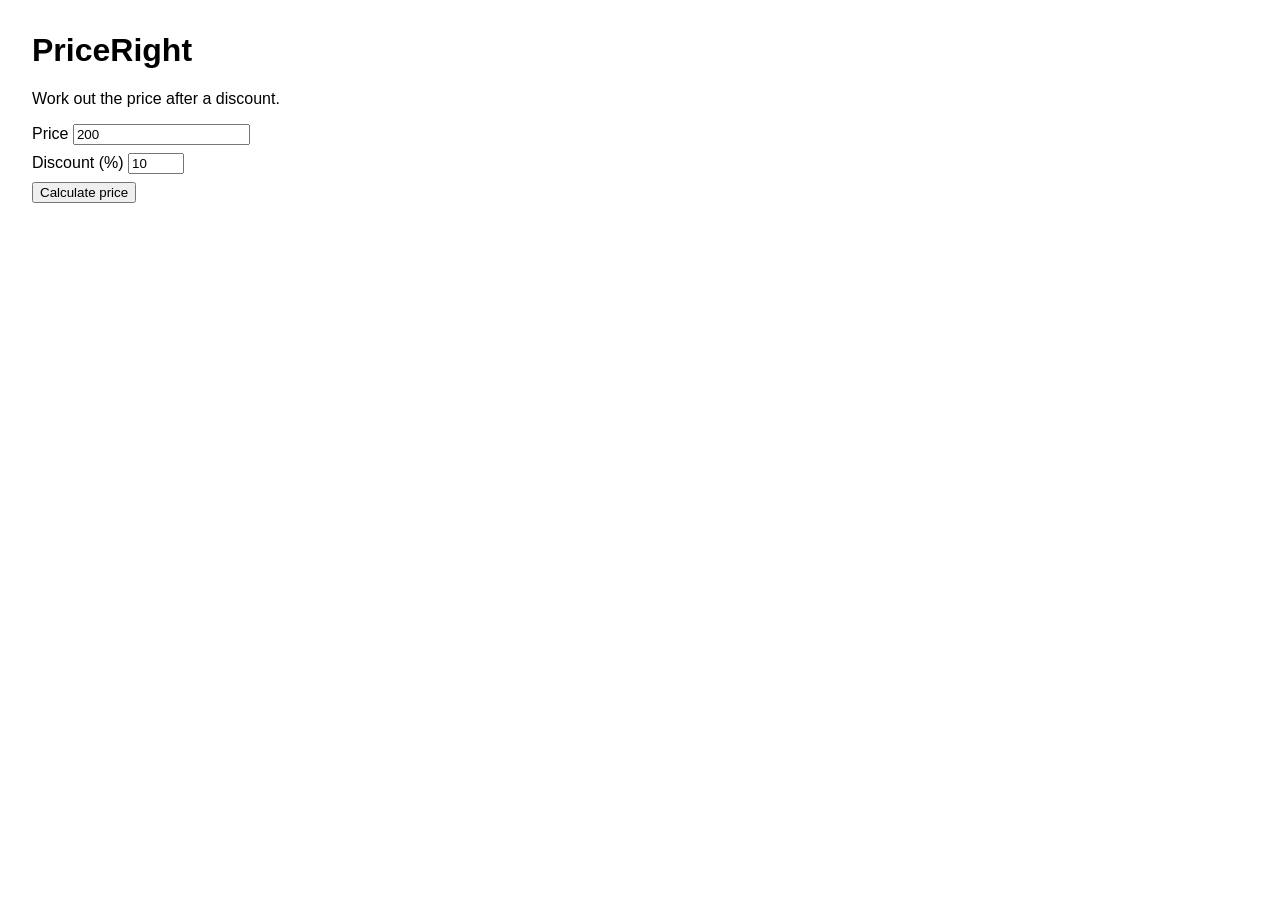
<file: presentation/stage_app/frontend/index.html>
<!doctype html>
<html lang="en">
<head>
  <meta charset="utf-8">
  <title>PriceRight</title>
  <link rel="stylesheet" href="style.css">
</head>
<body>
  <h1>PriceRight</h1>
  <p>Work out the price after a discount.</p>
  <label>Price <input id="price" type="number" value="200" min="0" step="0.01"></label>
  <label>Discount (%) <input id="discount" type="number" value="10" min="0" max="100" step="1"></label>
  <button id="quote">Calculate price</button>
  <p id="error" role="alert"></p>
  <p id="result"></p>
  <script src="app.js"></script>
</body>
</html>
</file>
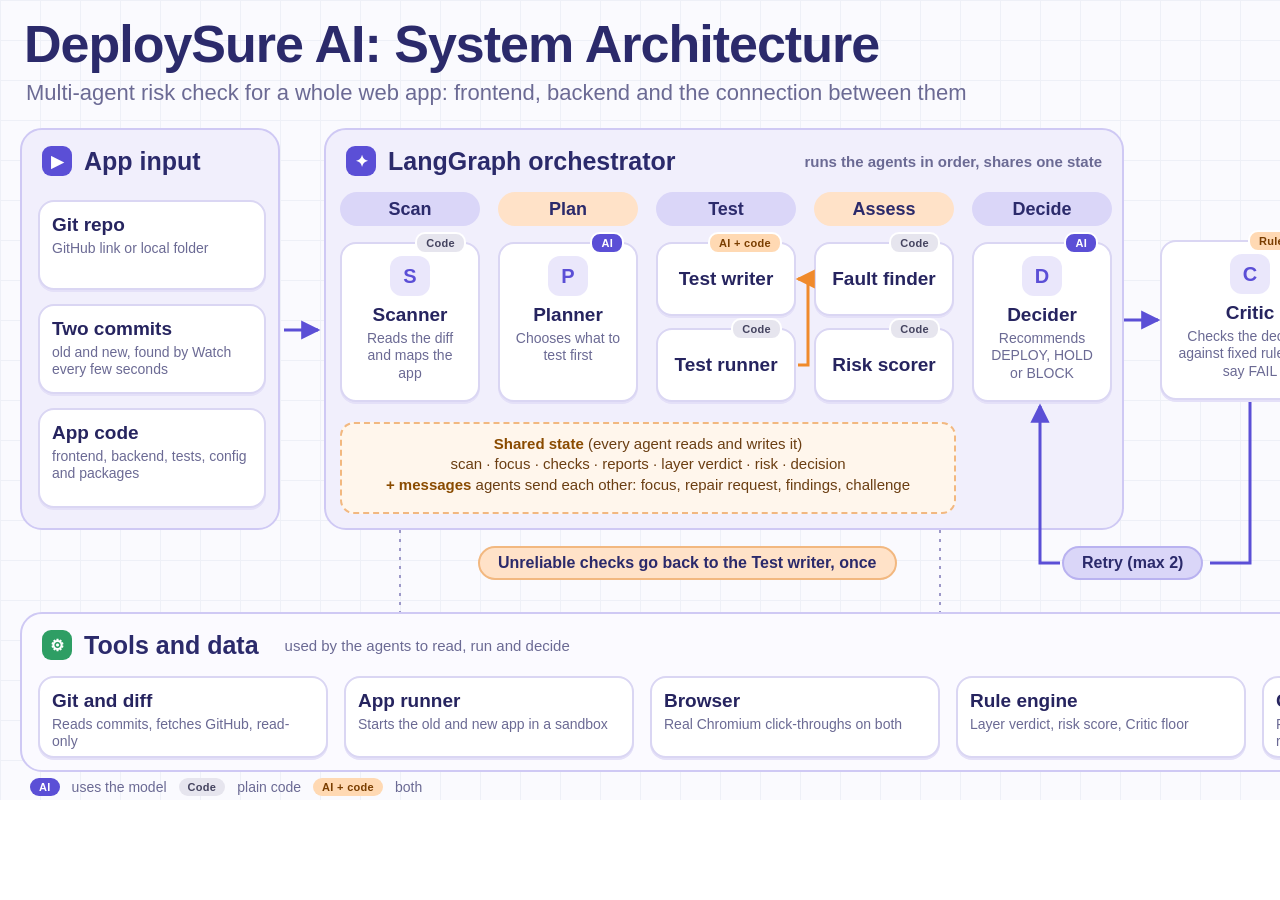
<file: deploysure/docs/architecture/deploysure_architecture.html>
<!doctype html>
<html lang="en">
<head>
<meta charset="utf-8">
<title>DeploySure AI: System Architecture</title>
<style>
  * { box-sizing: border-box; margin: 0; padding: 0; }
  body { background: #fff; font-family: "Segoe UI", Arial, sans-serif; color: #1E1B4B; }
  #board { position: relative; width: 1600px; height: 800px; background:
    linear-gradient(#EEF0F7 1px, transparent 1px) 0 0 / 40px 40px, linear-gradient(90deg, #EEF0F7 1px, transparent 1px) 0 0 / 40px 40px, #FAFAFE; overflow: hidden; }
  h1 { position: absolute; left: 24px; top: 14px; font-size: 52px; font-weight: 800; color: #2B2A6B; letter-spacing: -1px; }
  .sub { position: absolute; left: 26px; top: 80px; font-size: 22px; color: #6B6A94; }
  .panel { position: absolute; background: #F1EFFC; border: 2px solid #CFC9F4; border-radius: 22px; }
  .panel > .ptitle { display: flex; align-items: center; gap: 12px; padding: 16px 20px 6px; font-size: 25px; font-weight: 800; color: #2B2A6B; }
  .dot { width: 30px; height: 30px; border-radius: 9px; background: #5B4FD6; color: #fff; display: grid; place-items: center; font-size: 16px; font-weight: 800; }
  .card { position: absolute; background: #fff; border: 2px solid #DAD6F3; border-radius: 16px; padding: 12px; box-shadow: 0 2px 0 #E4E0F8; }
  .card b { display: block; font-size: 19px; color: #26245F; font-weight: 800; line-height: 1.15; }
  .card span.d { display: block; margin-top: 4px; font-size: 14px; color: #6B6A94; line-height: 1.25; }
  .tag { position: absolute; top: -12px; right: 12px; font-size: 11px; font-weight: 800; padding: 3px 9px; border-radius: 10px; letter-spacing: .3px; border: 2px solid #fff; }
  .ai { background: #5B4FD6; color: #fff; } .code { background: #E6E5EE; color: #44435F; } .mix { background: #FFD9B3; color: #7A3E00; }
  .pill { position: absolute; height: 34px; border-radius: 17px; background: #DAD6F8; color: #2B2A6B; font-weight: 800; font-size: 18px; display: grid; place-items: center; }
  .pill.o { background: #FFE2C8; }
  .badge { width: 40px; height: 40px; border-radius: 12px; background: #EAE7FB; color: #5B4FD6; display: grid; place-items: center; font-size: 20px; font-weight: 800; margin: 0 auto 8px; }
  .agent { text-align: center; }
  .small { display: flex; align-items: center; justify-content: center; }
  .state { position: absolute; background: #FFF6EC; border: 2px dashed #F2B880; border-radius: 14px; padding: 10px 16px; font-size: 15px; color: #6B3E12; text-align: center; line-height: 1.35; }
  .state b { color: #8A4B00; }
  .dec { display: flex; align-items: center; gap: 14px; }
  .dec i { width: 40px; height: 40px; border-radius: 50%; display: grid; place-items: center; font-style: normal; font-weight: 800; font-size: 22px; color: #fff; flex: none; }
  .loop { position: absolute; background: #DAD6F8; color: #2B2A6B; font-weight: 800; font-size: 16px; padding: 6px 18px; border-radius: 18px; border: 2px solid #B9B2F0; white-space: nowrap; }
  .legend { position: absolute; font-size: 14px; color: #6B6A94; display: flex; gap: 12px; align-items: center; }
  .legend .tag { position: static; border: 0; }
  svg.lines { position: absolute; left: 0; top: 0; pointer-events: none; }
</style>
</head>
<body>
<div id="board">
  <h1>DeploySure AI: System Architecture</h1>
  <div class="sub">Multi-agent risk check for a whole web app: frontend, backend and the connection between them</div>

  <div class="panel" style="left:20px; top:128px; width:260px; height:402px;">
    <div class="ptitle"><span class="dot">&#9654;</span>App input</div>
    <div class="card" style="left:16px; top:70px; width:228px; height:90px;"><b>Git repo</b><span class="d">GitHub link or local folder</span></div>
    <div class="card" style="left:16px; top:174px; width:228px; height:90px;"><b>Two commits</b><span class="d">old and new, found by Watch every few seconds</span></div>
    <div class="card" style="left:16px; top:278px; width:228px; height:100px;"><b>App code</b><span class="d">frontend, backend, tests, config and packages</span></div>
  </div>

  <div class="panel" style="left:324px; top:128px; width:800px; height:402px;">
    <div class="ptitle"><span class="dot">&#10022;</span>LangGraph orchestrator
      <span style="margin-left:auto; font-size:15px; font-weight:600; color:#6B6A94;">runs the agents in order, shares one state</span></div>

    <div class="pill" style="left:14px; top:62px; width:140px;">Scan</div>
    <div class="pill o" style="left:172px; top:62px; width:140px;">Plan</div>
    <div class="pill" style="left:330px; top:62px; width:140px;">Test</div>
    <div class="pill o" style="left:488px; top:62px; width:140px;">Assess</div>
    <div class="pill" style="left:646px; top:62px; width:140px;">Decide</div>

    <div class="card agent" style="left:14px; top:112px; width:140px; height:160px;"><span class="tag code">Code</span><div class="badge">S</div><b>Scanner</b><span class="d">Reads the diff and maps the app</span></div>
    <div class="card agent" style="left:172px; top:112px; width:140px; height:160px;"><span class="tag ai">AI</span><div class="badge">P</div><b>Planner</b><span class="d">Chooses what to test first</span></div>
    <div class="card agent small" style="left:330px; top:112px; width:140px; height:74px;"><span class="tag mix">AI + code</span><b>Test writer</b></div>
    <div class="card agent small" style="left:330px; top:198px; width:140px; height:74px;"><span class="tag code">Code</span><b>Test runner</b></div>
    <div class="card agent small" style="left:488px; top:112px; width:140px; height:74px;"><span class="tag code">Code</span><b>Fault finder</b></div>
    <div class="card agent small" style="left:488px; top:198px; width:140px; height:74px;"><span class="tag code">Code</span><b>Risk scorer</b></div>
    <div class="card agent" style="left:646px; top:112px; width:140px; height:160px;"><span class="tag ai">AI</span><div class="badge">D</div><b>Decider</b><span class="d">Recommends DEPLOY, HOLD or BLOCK</span></div>

    <div class="state" style="left:14px; top:292px; width:616px; height:92px;"><b>Shared state</b> (every agent reads and writes it)<br>scan &middot; focus &middot; checks &middot; reports &middot; layer verdict &middot; risk &middot; decision<br><b>+ messages</b> agents send each other: focus, repair request, findings, challenge</div>
  </div>

  <div class="card agent" style="left:1160px; top:240px; width:180px; height:160px;"><span class="tag mix">Rules + AI</span><div class="badge">C</div><b>Critic</b><span class="d">Checks the decision against fixed rules, can say FAIL</span></div>

  <div class="panel" style="left:1370px; top:128px; width:210px; height:402px;">
    <div class="ptitle"><span class="dot" style="background:#F08A2B">&#9873;</span>Verdict</div>
    <div class="card dec" style="left:14px; top:66px; width:182px; height:62px;"><i style="background:#2E9E64">&#10003;</i><div><b style="font-size:18px">DEPLOY</b><span class="d" style="margin:0;font-size:13px">safe to ship</span></div></div>
    <div class="card dec" style="left:14px; top:138px; width:182px; height:62px;"><i style="background:#E0A21B">II</i><div><b style="font-size:18px">HOLD</b><span class="d" style="margin:0;font-size:13px">needs review</span></div></div>
    <div class="card dec" style="left:14px; top:210px; width:182px; height:62px;"><i style="background:#D64545">&#10005;</i><div><b style="font-size:18px">BLOCK</b><span class="d" style="margin:0;font-size:13px">do not ship</span></div></div>
    <div class="card" style="left:14px; top:286px; width:182px; height:100px;"><b style="font-size:16px">Layer at fault</b><span class="d">Frontend, Backend, Connection or Environment</span></div>
  </div>

  <div class="loop" style="left:1062px; top:546px;">Retry (max 2)</div>
  <div class="loop" style="left:478px; top:546px; background:#FFE2C8; border-color:#F2B880;">Unreliable checks go back to the Test writer, once</div>

  <div class="panel" style="left:20px; top:612px; width:1560px; height:160px; background:#FBFAFF;">
    <div class="ptitle" style="padding-bottom:0;"><span class="dot" style="background:#2E9E64">&#9881;</span>Tools and data
      <span style="margin-left:14px; font-size:15px; font-weight:500; color:#6B6A94;">used by the agents to read, run and decide</span></div>
    <div class="card" style="left:16px; top:62px; width:290px; height:82px;"><b>Git and diff</b><span class="d">Reads commits, fetches GitHub, read-only</span></div>
    <div class="card" style="left:322px; top:62px; width:290px; height:82px;"><b>App runner</b><span class="d">Starts the old and new app in a sandbox</span></div>
    <div class="card" style="left:628px; top:62px; width:290px; height:82px;"><b>Browser</b><span class="d">Real Chromium click-throughs on both</span></div>
    <div class="card" style="left:934px; top:62px; width:290px; height:82px;"><b>Rule engine</b><span class="d">Layer verdict, risk score, Critic floor</span></div>
    <div class="card" style="left:1240px; top:62px; width:304px; height:82px;"><b>Groq AI</b><span class="d">Plan, checks and wording. Never below the rules</span></div>
  </div>

  <div class="legend" style="left:30px; top:778px;"><span class="tag ai">AI</span> uses the model <span class="tag code">Code</span> plain code <span class="tag mix">AI + code</span> both</div>

  <svg class="lines" width="1600" height="800" viewBox="0 0 1600 800">
    <defs>
      <marker id="a" viewBox="0 0 10 10" refX="8" refY="5" markerWidth="8" markerHeight="8" orient="auto-start-reverse"><path d="M1 1L9 5L1 9z" fill="#5B4FD6"/></marker>
      <marker id="o" viewBox="0 0 10 10" refX="8" refY="5" markerWidth="8" markerHeight="8" orient="auto-start-reverse"><path d="M1 1L9 5L1 9z" fill="#F08A2B"/></marker>
    </defs>
    <g stroke="#5B4FD6" stroke-width="3" fill="none">
      <line x1="284" y1="330" x2="318" y2="330" marker-end="url(#a)"/>
      <line x1="1124" y1="320" x2="1158" y2="320" marker-end="url(#a)"/>
      <line x1="1342" y1="320" x2="1368" y2="320" marker-end="url(#a)"/>
      <path d="M1250 402 L1250 563 L1210 563"/>
      <path d="M1060 563 L1040 563 L1040 406" marker-end="url(#a)"/>
    </g>
    <g stroke="#F08A2B" stroke-width="3" fill="none">
      <path d="M798 365 L808 365 L808 279 L798 279" marker-end="url(#o)"/>
    </g>
    <g stroke="#9C98C8" stroke-width="2" stroke-dasharray="3 6" fill="none">
      <line x1="400" y1="530" x2="400" y2="612"/><line x1="940" y1="530" x2="940" y2="612"/><line x1="1475" y1="530" x2="1475" y2="612"/>
    </g>
  </svg>
</div>
</body>
</html>
</file>
<file: presentation/stage_app/frontend/style.css>
body { font-family: sans-serif; margin: 2rem; }
label { display: block; margin: 0.5rem 0; }
#error { color: #b00020; }
</file>
